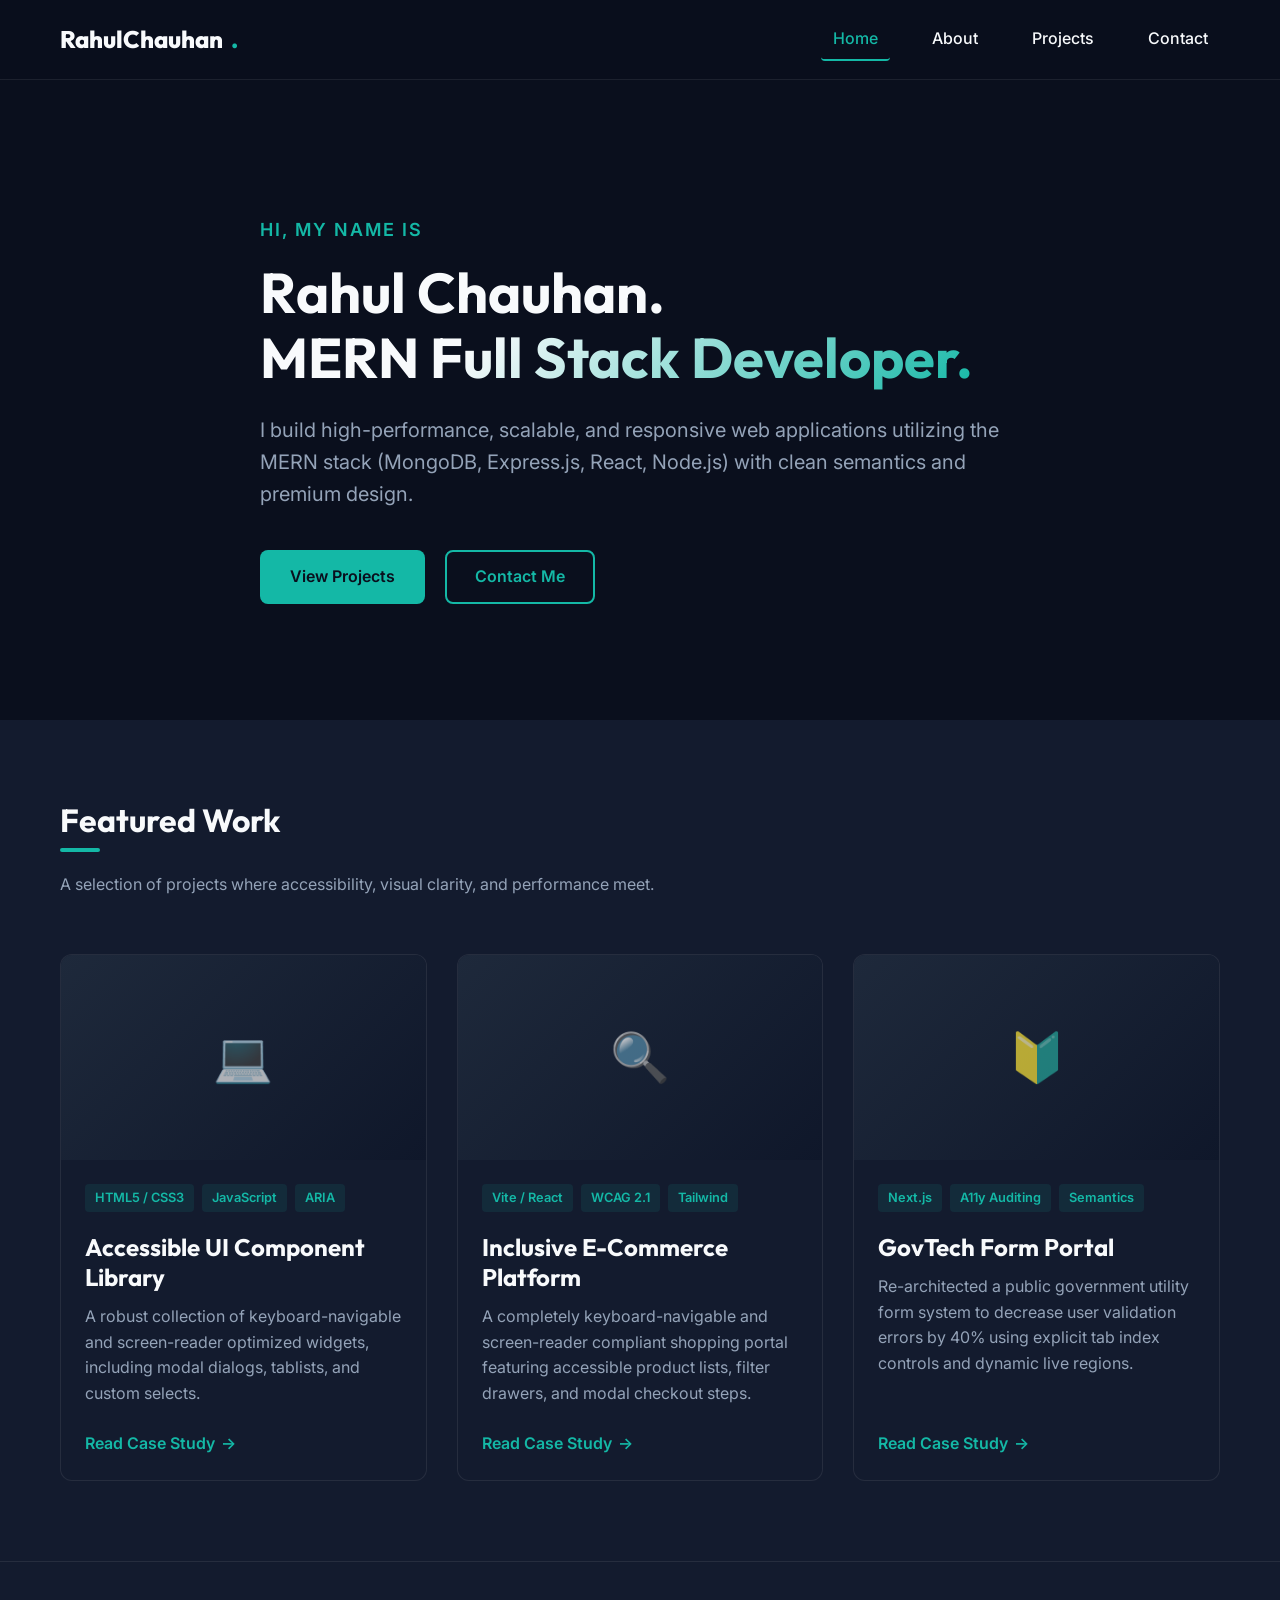
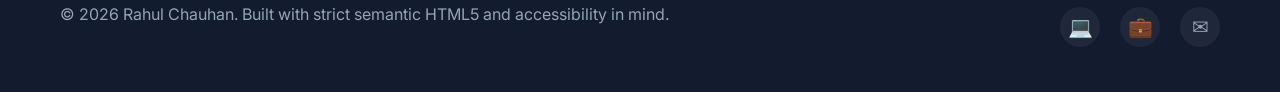
<file: index.html>
<!DOCTYPE html>
<html lang="en">
<head>
  <meta charset="UTF-8">
  <meta name="viewport" content="width=device-width, initial-scale=1.0">
  <meta name="description" content="Welcome to the personal portfolio of Rahul Chauhan, a MERN Full Stack Developer showcasing high-performance, scalable web applications.">
  <title>Rahul Chauhan | MERN Full Stack Developer</title>

  <!-- Open Graph / Facebook -->
  <meta property="og:type" content="website">
  <meta property="og:url" content="https://github.com/srrahulchauhan/portfolio3">
  <meta property="og:title" content="Rahul Chauhan | MERN Full Stack Developer">
  <meta property="og:description" content="Welcome to the personal portfolio of Rahul Chauhan, showcasing full-stack MERN (MongoDB, Express, React, Node.js) web development projects.">
  <meta property="og:image" content="assets/images/og-image.png">

  <!-- Twitter -->
  <meta property="twitter:card" content="summary_large_image">
  <meta property="twitter:url" content="https://github.com/srrahulchauhan/portfolio3">
  <meta property="twitter:title" content="Rahul Chauhan | MERN Full Stack Developer">
  <meta property="twitter:description" content="Welcome to the personal portfolio of Rahul Chauhan, showcasing full-stack MERN (MongoDB, Express, React, Node.js) web development projects.">
  <meta property="twitter:image" content="assets/images/og-image.png">

  <!-- Stylesheet -->
  <link rel="stylesheet" href="assets/css/styles.css">
</head>
<body>

  <!-- Skip to Content Link (WCAG 2.4.1 Bypass Blocks) -->
  <a href="#main-content" class="skip-link">Skip to main content</a>

  <!-- Header Section -->
  <header>
    <div class="container header-container">
      <a href="index.html" class="logo" aria-label="Rahul Chauhan Home">
        RahulChauhan<span class="logo-dot" aria-hidden="true">.</span>
      </a>

      <!-- Navigation Landmark (WCAG 1.3.1 & 2.4.4) -->
      <nav aria-label="Primary Navigation">
        <button id="menu-toggle" class="menu-toggle" aria-expanded="false" aria-controls="nav-menu" aria-label="Open primary menu">
          <span aria-hidden="true">&#9776;</span>
        </button>
        <ul id="nav-menu" class="nav-menu">
          <li><a href="index.html" class="nav-link active" aria-current="page">Home</a></li>
          <li><a href="about.html" class="nav-link">About</a></li>
          <li><a href="projects.html" class="nav-link">Projects</a></li>
          <li><a href="contact.html" class="nav-link">Contact</a></li>
        </ul>
      </nav>
    </div>
  </header>

  <!-- Main Content Landmark -->
  <main id="main-content">

    <!-- Hero Section -->
    <section class="hero" aria-label="Introduction">
      <div class="container hero-content">
        <p class="hero-subtitle">Hi, my name is</p>
        <h1 class="hero-title">
          Rahul Chauhan. <br>
          <span>MERN Full Stack Developer.</span>
        </h1>
        <p class="hero-description">
          I build high-performance, scalable, and responsive web applications utilizing the MERN stack (MongoDB, Express.js, React, Node.js) with clean semantics and premium design.
        </p>
        <div class="btn-group">
          <a href="projects.html" class="btn btn-primary" aria-label="View Rahul Chauhan's projects and work portfolio">View Projects</a>
          <a href="contact.html" class="btn btn-secondary" aria-label="Contact Rahul Chauhan for collaboration opportunities">Contact Me</a>
        </div>
      </div>
    </section>

    <!-- Featured Projects Section -->
    <section class="section section-alt" aria-labelledby="featured-projects-title">
      <div class="container">
        <div class="section-header">
          <h2 id="featured-projects-title">Featured Work</h2>
          <p>A selection of projects where accessibility, visual clarity, and performance meet.</p>
        </div>

        <div class="grid-3">
          
          <!-- Project Card 1 (WCAG 1.3.1 Semantic Landmark) -->
          <article class="project-card" aria-labelledby="project-1-title">
            <div class="project-img-wrapper" aria-hidden="true">
              <!-- Placeholder representation: in production, this is an <img> with alt text -->
              <span class="project-img-placeholder">&#128187;</span>
            </div>
            <div class="project-body">
              <ul class="project-tags" aria-label="Technologies used">
                <li class="project-tag">HTML5 / CSS3</li>
                <li class="project-tag">JavaScript</li>
                <li class="project-tag">ARIA</li>
              </ul>
              <h3 id="project-1-title" class="project-title">Accessible UI Component Library</h3>
              <p>A robust collection of keyboard-navigable and screen-reader optimized widgets, including modal dialogs, tablists, and custom selects.</p>
              <a href="projects.html" class="project-link" aria-label="Read case study about the Accessible UI Component Library project">
                Read Case Study <span aria-hidden="true">&rarr;</span>
              </a>
            </div>
          </article>

          <!-- Project Card 2 -->
          <article class="project-card" aria-labelledby="project-2-title">
            <div class="project-img-wrapper" aria-hidden="true">
              <span class="project-img-placeholder">&#128269;</span>
            </div>
            <div class="project-body">
              <ul class="project-tags" aria-label="Technologies used">
                <li class="project-tag">Vite / React</li>
                <li class="project-tag">WCAG 2.1</li>
                <li class="project-tag">Tailwind</li>
              </ul>
              <h3 id="project-2-title" class="project-title">Inclusive E-Commerce Platform</h3>
              <p>A completely keyboard-navigable and screen-reader compliant shopping portal featuring accessible product lists, filter drawers, and modal checkout steps.</p>
              <a href="projects.html" class="project-link" aria-label="Read case study about the Inclusive E-Commerce Platform project">
                Read Case Study <span aria-hidden="true">&rarr;</span>
              </a>
            </div>
          </article>

          <!-- Project Card 3 -->
          <article class="project-card" aria-labelledby="project-3-title">
            <div class="project-img-wrapper" aria-hidden="true">
              <span class="project-img-placeholder">&#128304;</span>
            </div>
            <div class="project-body">
              <ul class="project-tags" aria-label="Technologies used">
                <li class="project-tag">Next.js</li>
                <li class="project-tag">A11y Auditing</li>
                <li class="project-tag">Semantics</li>
              </ul>
              <h3 id="project-3-title" class="project-title">GovTech Form Portal</h3>
              <p>Re-architected a public government utility form system to decrease user validation errors by 40% using explicit tab index controls and dynamic live regions.</p>
              <a href="projects.html" class="project-link" aria-label="Read case study about the GovTech Form Portal project">
                Read Case Study <span aria-hidden="true">&rarr;</span>
              </a>
            </div>
          </article>

        </div>
      </div>
    </section>
  </main>

  <!-- Footer Landmark (WCAG 1.3.1 Content Info) -->
  <footer>
    <div class="container footer-container">
      <p>&copy; 2026 Rahul Chauhan. Built with strict semantic HTML5 and accessibility in mind.</p>
      
      <!-- Social links with ARIA labels to provide descriptive context -->
      <ul class="footer-socials" aria-label="Social media and professional profiles">
        <li>
          <a href="https://github.com/srrahulchauhan" class="footer-social-link" aria-label="GitHub Profile" target="_blank" rel="noopener noreferrer">
            <span aria-hidden="true">&#128187;</span>
          </a>
        </li>
        <li>
          <a href="https://linkedin.com" class="footer-social-link" aria-label="LinkedIn Profile" target="_blank" rel="noopener noreferrer">
            <span aria-hidden="true">&#128188;</span>
          </a>
        </li>
        <li>
          <a href="mailto:rc093140@gmail.com" class="footer-social-link" aria-label="Send Rahul an Email">
            <span aria-hidden="true">&#9993;</span>
          </a>
        </li>
      </ul>
    </div>
  </footer>

  <!-- Main JavaScript File -->
  <script src="assets/js/main.js"></script>
</body>
</html>
</file>
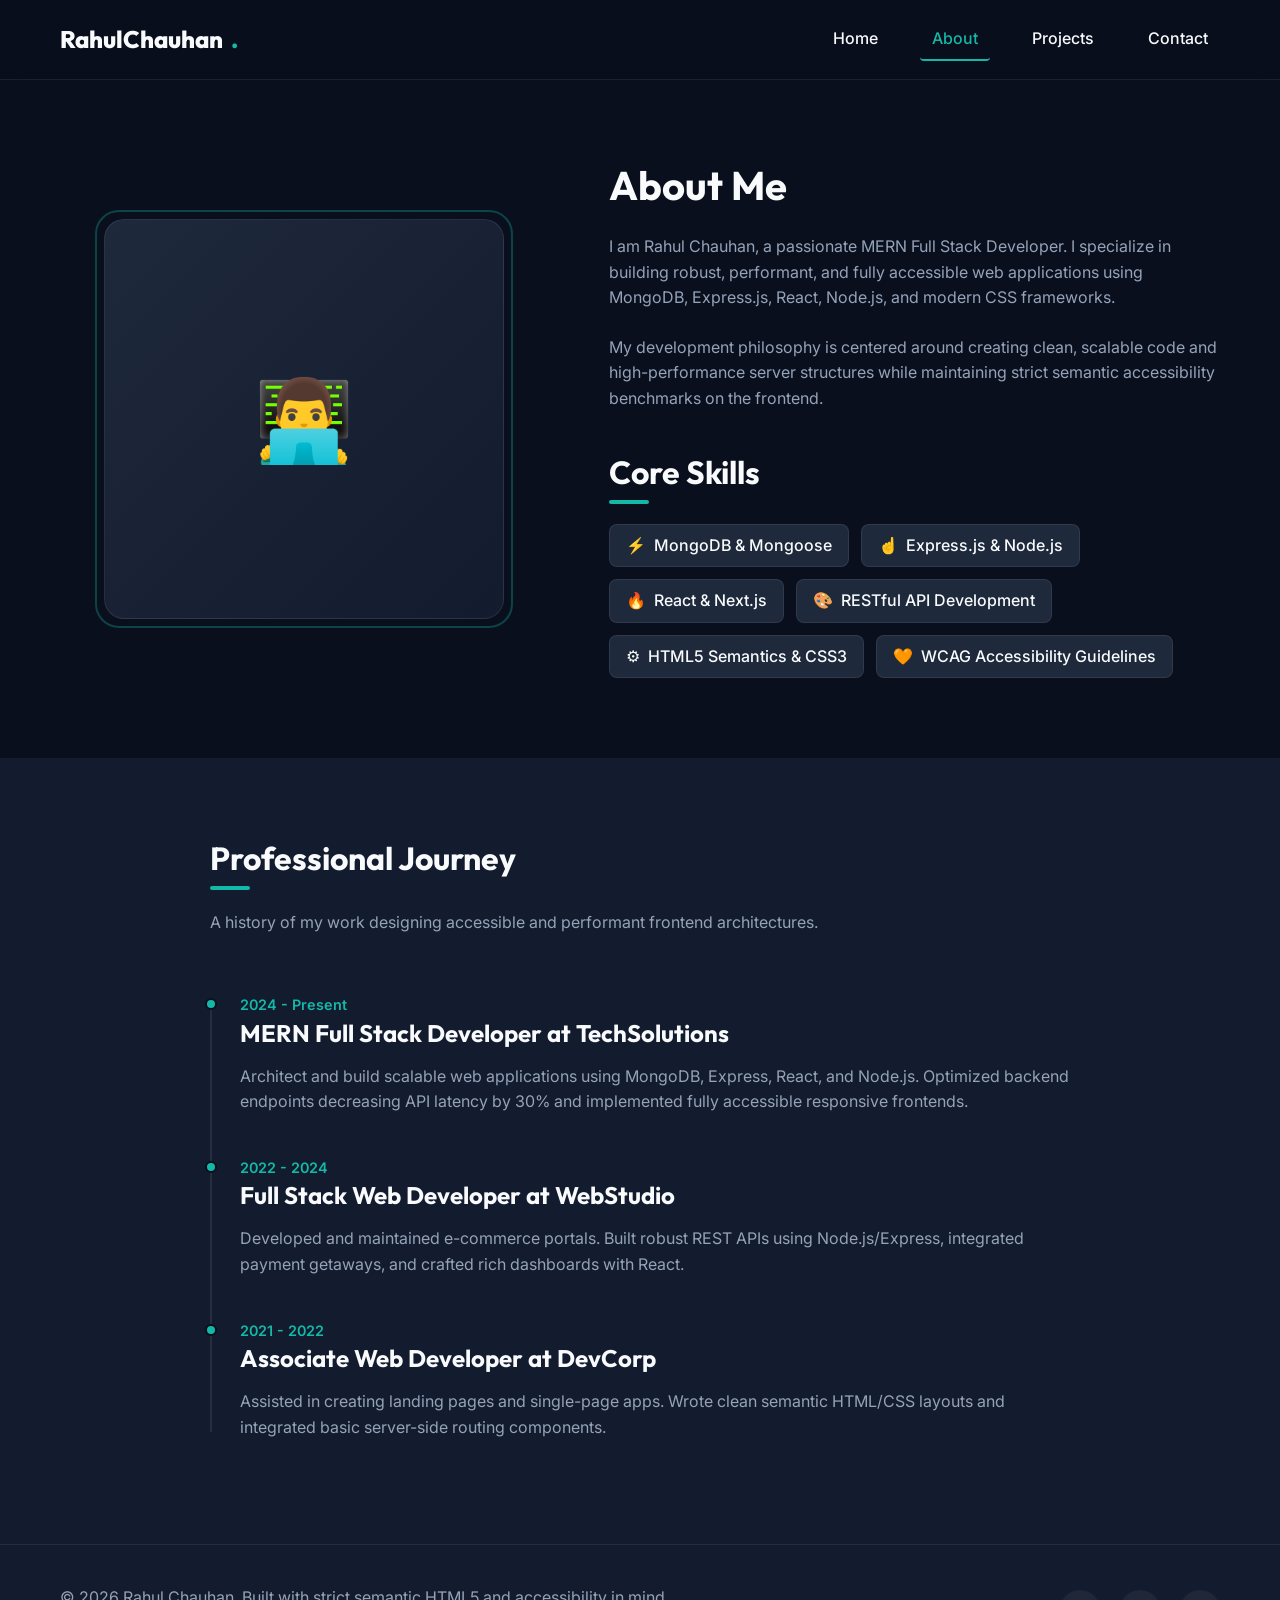
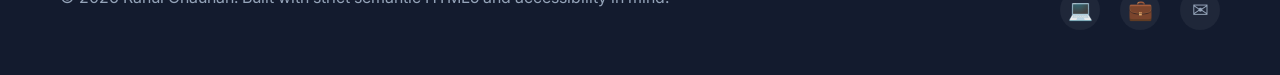
<file: about.html>
<!DOCTYPE html>
<html lang="en">
<head>
  <meta charset="UTF-8">
  <meta name="viewport" content="width=device-width, initial-scale=1.0">
  <meta name="description" content="Learn more about Rahul Chauhan, a MERN Full Stack Developer. Read about his background, key technical skills, and professional experience timeline.">
  <title>About Rahul Chauhan | MERN Full Stack Developer</title>
  
  <!-- Stylesheet -->
  <link rel="stylesheet" href="assets/css/styles.css">
</head>
<body>

  <!-- Skip to Content Link (WCAG 2.4.1 Bypass Blocks) -->
  <a href="#main-content" class="skip-link">Skip to main content</a>

  <!-- Header Section -->
  <header>
    <div class="container header-container">
      <a href="index.html" class="logo" aria-label="Rahul Chauhan Home">
        RahulChauhan<span class="logo-dot" aria-hidden="true">.</span>
      </a>

      <!-- Navigation Landmark -->
      <nav aria-label="Primary Navigation">
        <button id="menu-toggle" class="menu-toggle" aria-expanded="false" aria-controls="nav-menu" aria-label="Open primary menu">
          <span aria-hidden="true">&#9776;</span>
        </button>
        <ul id="nav-menu" class="nav-menu">
          <li><a href="index.html" class="nav-link">Home</a></li>
          <li><a href="about.html" class="nav-link active" aria-current="page">About</a></li>
          <li><a href="projects.html" class="nav-link">Projects</a></li>
          <li><a href="contact.html" class="nav-link">Contact</a></li>
        </ul>
      </nav>
    </div>
  </header>

  <!-- Main Content Landmark -->
  <main id="main-content">
    
    <!-- Profile Bio Section -->
    <section class="section" aria-labelledby="about-page-title">
      <div class="container">
        <div class="about-grid">
          
          <!-- Decorative Image Wrapper -->
          <div class="about-img-placeholder" aria-hidden="true">
            <!-- Simulated premium profile frame. In production, use <img alt="John Doe's professional headshot"> -->
            <span style="font-size: 5rem;">&#128104;&#8205;&#128187;</span>
          </div>

          <div class="about-content">
            <h1 id="about-page-title">About Me</h1>
            <p>
              I am Rahul Chauhan, a passionate MERN Full Stack Developer. I specialize in building robust, performant, and fully accessible web applications using MongoDB, Express.js, React, Node.js, and modern CSS frameworks.
            </p>
            <p>
              My development philosophy is centered around creating clean, scalable code and high-performance server structures while maintaining strict semantic accessibility benchmarks on the frontend.
            </p>
            
            <!-- Skills Sub-section -->
            <div class="skills-container">
              <h2 id="skills-heading">Core Skills</h2>
              <ul class="skills-list" aria-labelledby="skills-heading">
                <li class="skill-item">
                  <span aria-hidden="true">&#9889;</span> MongoDB & Mongoose
                </li>
                <li class="skill-item">
                  <span aria-hidden="true">&#9757;</span> Express.js & Node.js
                </li>
                <li class="skill-item">
                  <span aria-hidden="true">&#128293;</span> React & Next.js
                </li>
                <li class="skill-item">
                  <span aria-hidden="true">&#127912;</span> RESTful API Development
                </li>
                <li class="skill-item">
                  <span aria-hidden="true">&#9881;</span> HTML5 Semantics & CSS3
                </li>
                <li class="skill-item">
                  <span aria-hidden="true">&#129505;</span> WCAG Accessibility Guidelines
                </li>
              </ul>
            </div>
          </div>

        </div>
      </div>
    </section>

    <!-- Experience Timeline Section -->
    <section class="section section-alt" aria-labelledby="experience-heading">
      <div class="container" style="max-width: 900px;">
        <div class="section-header">
          <h2 id="experience-heading">Professional Journey</h2>
          <p>A history of my work designing accessible and performant frontend architectures.</p>
        </div>

        <div class="timeline" role="list">
          
          <!-- Experience Item 1 -->
          <div class="timeline-item" role="listitem">
            <div class="timeline-dot" aria-hidden="true"></div>
            <span class="timeline-date">2024 - Present</span>
            <h3 class="timeline-title">MERN Full Stack Developer at TechSolutions</h3>
            <p>
              Architect and build scalable web applications using MongoDB, Express, React, and Node.js. Optimized backend endpoints decreasing API latency by 30% and implemented fully accessible responsive frontends.
            </p>
          </div>

          <!-- Experience Item 2 -->
          <div class="timeline-item" role="listitem">
            <div class="timeline-dot" aria-hidden="true"></div>
            <span class="timeline-date">2022 - 2024</span>
            <h3 class="timeline-title">Full Stack Web Developer at WebStudio</h3>
            <p>
              Developed and maintained e-commerce portals. Built robust REST APIs using Node.js/Express, integrated payment getaways, and crafted rich dashboards with React.
            </p>
          </div>

          <!-- Experience Item 3 -->
          <div class="timeline-item" role="listitem">
            <div class="timeline-dot" aria-hidden="true"></div>
            <span class="timeline-date">2021 - 2022</span>
            <h3 class="timeline-title">Associate Web Developer at DevCorp</h3>
            <p>
              Assisted in creating landing pages and single-page apps. Wrote clean semantic HTML/CSS layouts and integrated basic server-side routing components.
            </p>
          </div>

        </div>
      </div>
    </section>
  </main>

  <!-- Footer Section -->
  <footer>
    <div class="container footer-container">
      <p>&copy; 2026 Rahul Chauhan. Built with strict semantic HTML5 and accessibility in mind.</p>
      
      <ul class="footer-socials" aria-label="Social media and professional profiles">
        <li>
          <a href="https://github.com/srrahulchauhan" class="footer-social-link" aria-label="GitHub Profile" target="_blank" rel="noopener noreferrer">
            <span aria-hidden="true">&#128187;</span>
          </a>
        </li>
        <li>
          <a href="https://linkedin.com" class="footer-social-link" aria-label="LinkedIn Profile" target="_blank" rel="noopener noreferrer">
            <span aria-hidden="true">&#128188;</span>
          </a>
        </li>
        <li>
          <a href="mailto:rc093140@gmail.com" class="footer-social-link" aria-label="Send Rahul an Email">
            <span aria-hidden="true">&#9993;</span>
          </a>
        </li>
      </ul>
    </div>
  </footer>

  <!-- Main JavaScript File -->
  <script src="assets/js/main.js"></script>
</body>
</html>
</file>
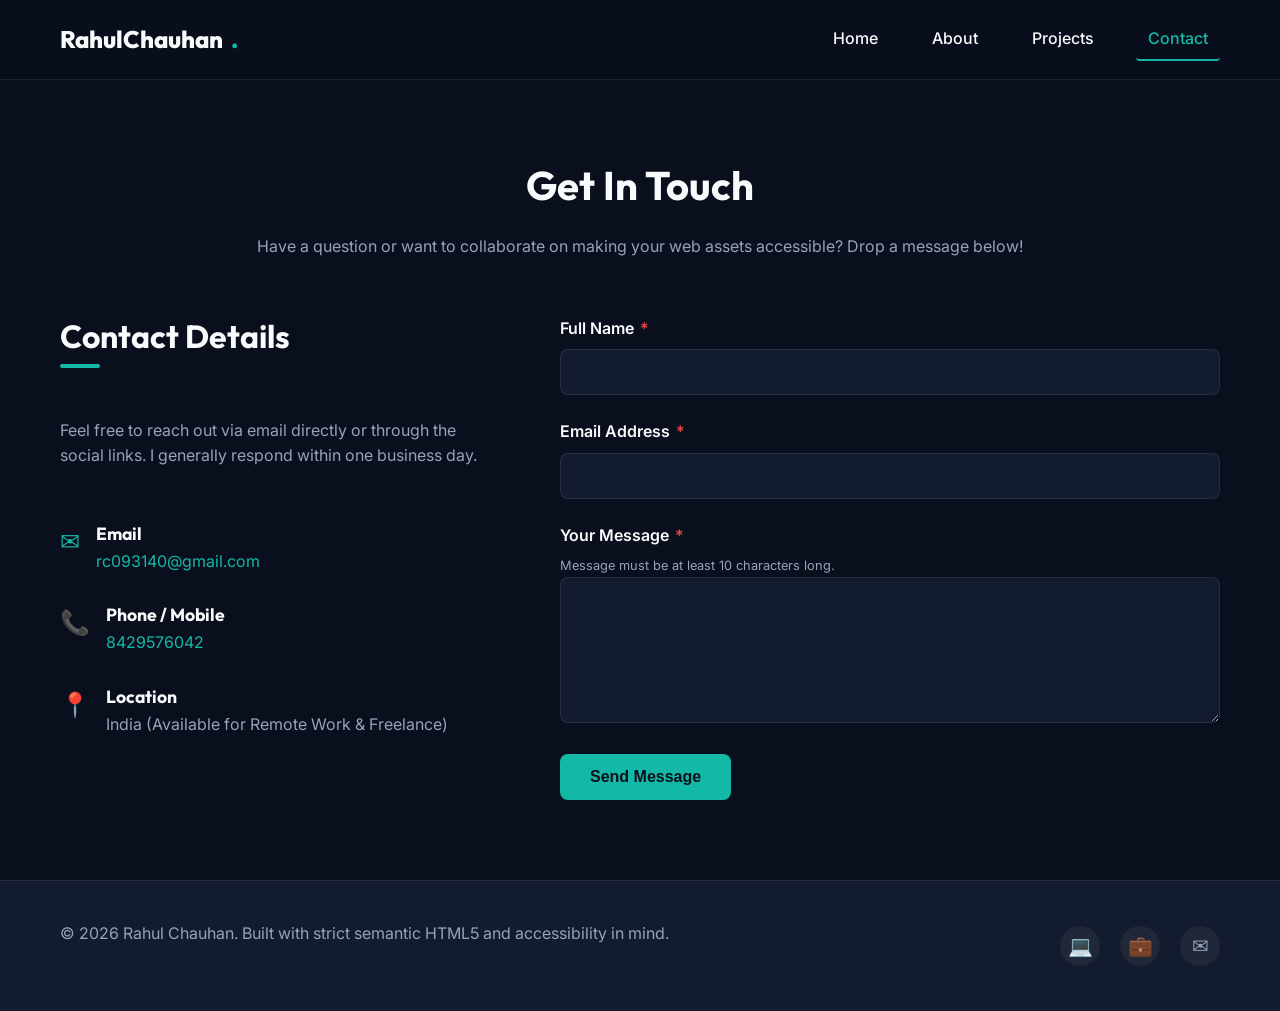
<file: contact.html>
<!DOCTYPE html>
<html lang="en">
<head>
  <meta charset="UTF-8">
  <meta name="viewport" content="width=device-width, initial-scale=1.0">
  <meta name="description" content="Get in touch with Rahul Chauhan. Use our accessible, keyboard-friendly contact form to send a message about project collaboration or opportunities.">
  <title>Contact Rahul Chauhan | MERN Full Stack Developer</title>
  
  <!-- Stylesheet -->
  <link rel="stylesheet" href="assets/css/styles.css">
</head>
<body>

  <!-- Skip to Content Link (WCAG 2.4.1 Bypass Blocks) -->
  <a href="#main-content" class="skip-link">Skip to main content</a>

  <!-- Header Section -->
  <header>
    <div class="container header-container">
      <a href="index.html" class="logo" aria-label="Rahul Chauhan Home">
        RahulChauhan<span class="logo-dot" aria-hidden="true">.</span>
      </a>

      <!-- Navigation Landmark -->
      <nav aria-label="Primary Navigation">
        <button id="menu-toggle" class="menu-toggle" aria-expanded="false" aria-controls="nav-menu" aria-label="Open primary menu">
          <span aria-hidden="true">&#9776;</span>
        </button>
        <ul id="nav-menu" class="nav-menu">
          <li><a href="index.html" class="nav-link">Home</a></li>
          <li><a href="about.html" class="nav-link">About</a></li>
          <li><a href="projects.html" class="nav-link">Projects</a></li>
          <li><a href="contact.html" class="nav-link active" aria-current="page">Contact</a></li>
        </ul>
      </nav>
    </div>
  </header>

  <!-- Main Content Landmark -->
  <main id="main-content">
    
    <!-- Contact Section -->
    <section class="section" aria-labelledby="contact-page-title">
      <div class="container">
        
        <div class="section-header" style="text-align: center;">
          <h1 id="contact-page-title">Get In Touch</h1>
          <p>Have a question or want to collaborate on making your web assets accessible? Drop a message below!</p>
        </div>

        <div class="contact-grid">
          
          <!-- Contact Information & Details -->
          <div class="contact-info">
            <h2 id="contact-info-heading">Contact Details</h2>
            <p>Feel free to reach out via email directly or through the social links. I generally respond within one business day.</p>
            
            <div class="contact-info-item">
              <span class="contact-info-icon" aria-hidden="true">&#9993;</span>
              <div>
                <h3 style="font-size: 1.1rem; margin-bottom: 4px;">Email</h3>
                <a href="mailto:rc093140@gmail.com" aria-label="Send email to rc093140@gmail.com">rc093140@gmail.com</a>
              </div>
            </div>

            <div class="contact-info-item">
              <span class="contact-info-icon" aria-hidden="true">&#128222;</span>
              <div>
                <h3 style="font-size: 1.1rem; margin-bottom: 4px;">Phone / Mobile</h3>
                <a href="tel:8429576042" aria-label="Call Rahul Chauhan at 8429576042">8429576042</a>
              </div>
            </div>

            <div class="contact-info-item">
              <span class="contact-info-icon" aria-hidden="true">&#128205;</span>
              <div>
                <h3 style="font-size: 1.1rem; margin-bottom: 4px;">Location</h3>
                <p style="margin-bottom: 0;">India (Available for Remote Work & Freelance)</p>
              </div>
            </div>
          </div>

          <!-- Accessible Form Box -->
          <div class="contact-form-wrapper" aria-labelledby="contact-form-heading">
            <h2 id="contact-form-heading" class="visually-hidden">Contact Form</h2>
            
            <!-- Accessible Success and Error Announcements (WCAG 4.1.3 Status Messages) -->
            <div id="alert-success" class="alert alert-success" role="status" aria-live="polite">
              Success! Your message was sent. I will get back to you shortly.
            </div>
            <div id="alert-error" class="alert alert-error" role="alert" aria-live="assertive">
              Please fix the validation errors below.
            </div>

            <form id="contact-form" novalidate>
              
              <!-- Name Input Group -->
              <div class="form-group">
                <label for="name" class="form-label">
                  Full Name <span class="form-required" aria-hidden="true">*</span>
                </label>
                <input 
                  type="text" 
                  id="name" 
                  name="name" 
                  class="form-control" 
                  required 
                  aria-required="true"
                  aria-describedby="name-error"
                  autocomplete="name"
                >
                <span id="name-error" class="form-error" aria-live="polite"></span>
              </div>

              <!-- Email Input Group -->
              <div class="form-group">
                <label for="email" class="form-label">
                  Email Address <span class="form-required" aria-hidden="true">*</span>
                </label>
                <input 
                  type="email" 
                  id="email" 
                  name="email" 
                  class="form-control" 
                  required 
                  aria-required="true"
                  aria-describedby="email-error"
                  autocomplete="email"
                >
                <span id="email-error" class="form-error" aria-live="polite"></span>
              </div>

              <!-- Message Input Group -->
              <div class="form-group">
                <label for="message" class="form-label">
                  Your Message <span class="form-required" aria-hidden="true">*</span>
                </label>
                <span id="message-hint" class="form-hint">Message must be at least 10 characters long.</span>
                <textarea 
                  id="message" 
                  name="message" 
                  class="form-control" 
                  rows="6" 
                  required 
                  aria-required="true"
                  aria-describedby="message-hint message-error"
                ></textarea>
                <span id="message-error" class="form-error" aria-live="polite"></span>
              </div>

              <!-- Form Submit Button -->
              <button type="submit" class="btn btn-primary">Send Message</button>

            </form>
          </div>

        </div>
      </div>
    </section>
  </main>

  <!-- Footer Section -->
  <footer>
    <div class="container footer-container">
      <p>&copy; 2026 Rahul Chauhan. Built with strict semantic HTML5 and accessibility in mind.</p>
      
      <ul class="footer-socials" aria-label="Social media and professional profiles">
        <li>
          <a href="https://github.com/srrahulchauhan" class="footer-social-link" aria-label="GitHub Profile" target="_blank" rel="noopener noreferrer">
            <span aria-hidden="true">&#128187;</span>
          </a>
        </li>
        <li>
          <a href="https://linkedin.com" class="footer-social-link" aria-label="LinkedIn Profile" target="_blank" rel="noopener noreferrer">
            <span aria-hidden="true">&#128188;</span>
          </a>
        </li>
        <li>
          <a href="mailto:rc093140@gmail.com" class="footer-social-link" aria-label="Send Rahul an Email">
            <span aria-hidden="true">&#9993;</span>
          </a>
        </li>
      </ul>
    </div>
  </footer>

  <!-- Main JavaScript File -->
  <script src="assets/js/main.js"></script>
</body>
</html>
</file>
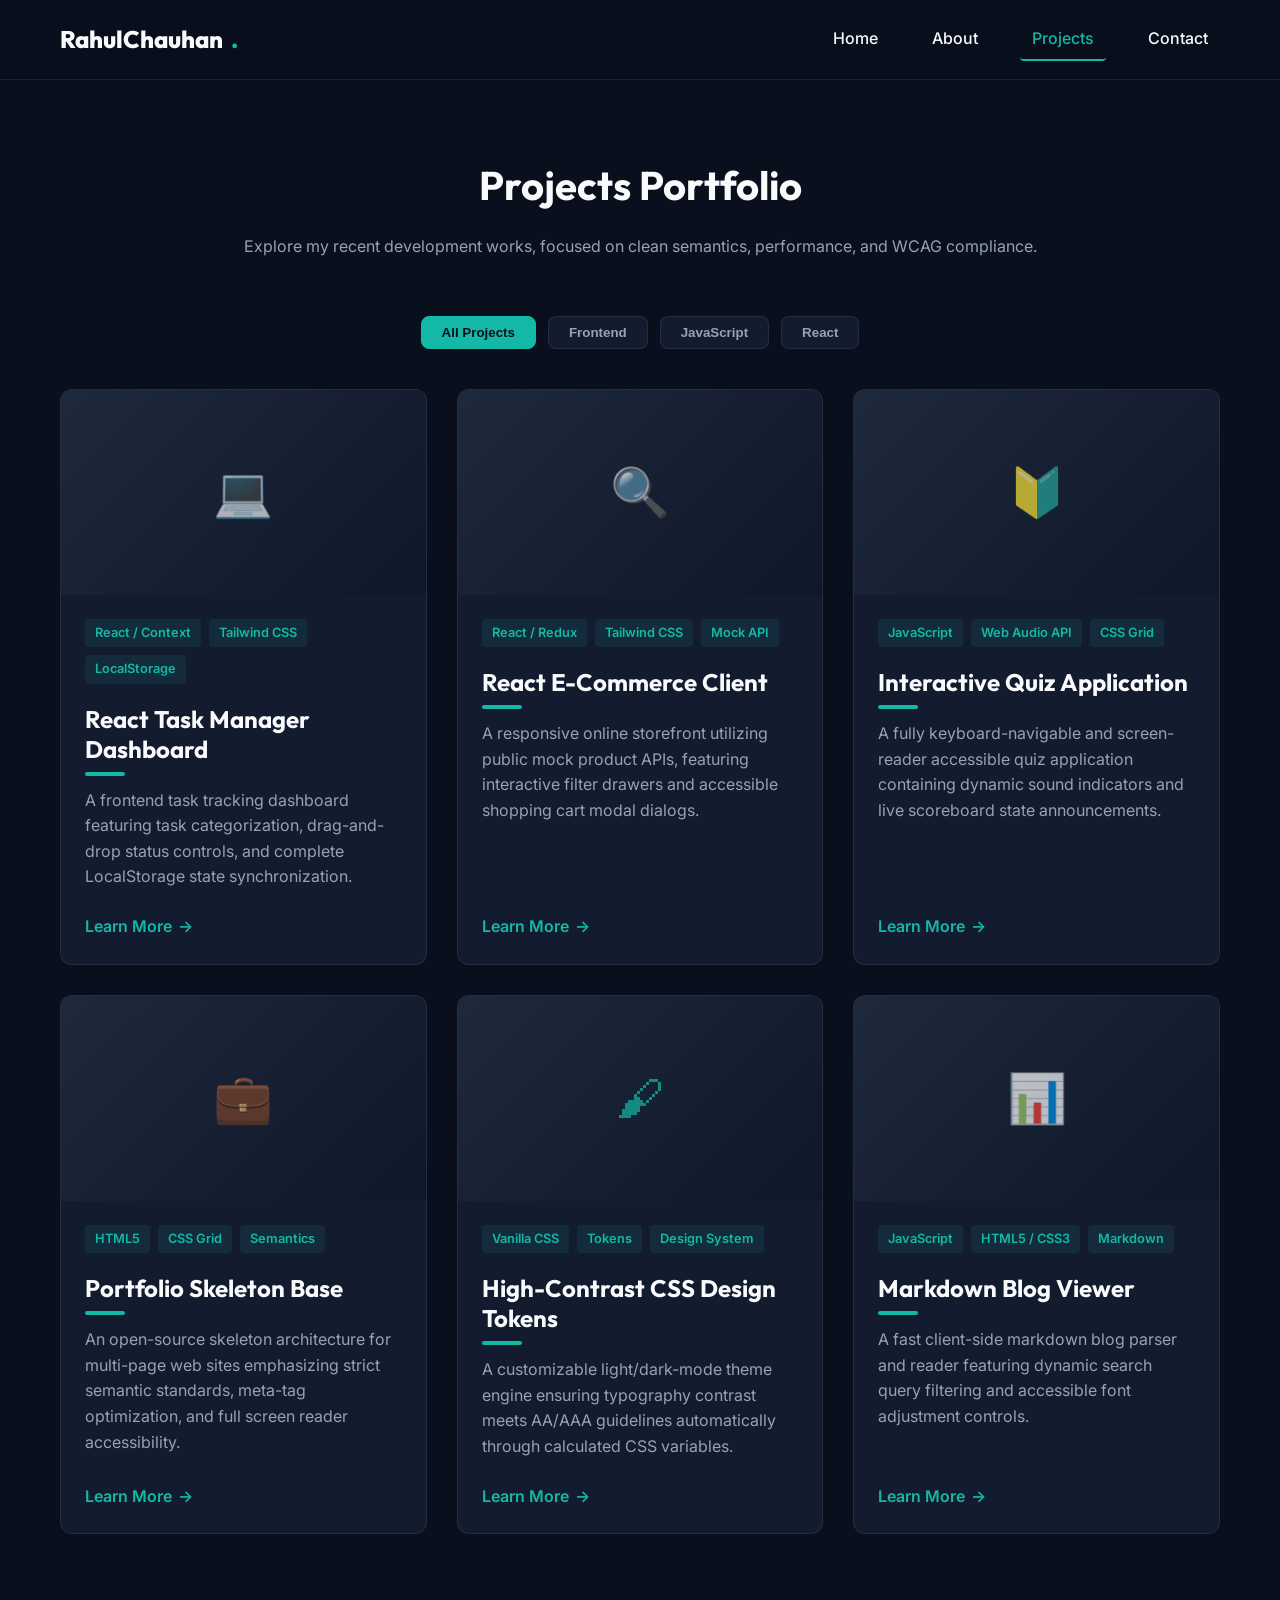
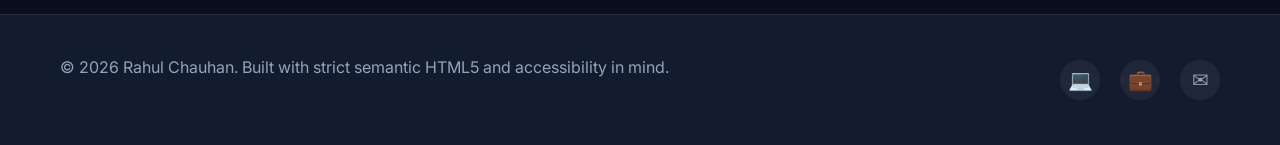
<file: projects.html>
<!DOCTYPE html>
<html lang="en">
<head>
  <meta charset="UTF-8">
  <meta name="viewport" content="width=device-width, initial-scale=1.0">
  <meta name="description" content="Browse through the technical project work of Rahul Chauhan, featuring MERN full-stack development, responsive UI systems, React, and server-side architectures.">
  <title>Projects Portfolio | Rahul Chauhan</title>
  
  <!-- Stylesheet -->
  <link rel="stylesheet" href="assets/css/styles.css">
</head>
<body>

  <!-- Skip to Content Link (WCAG 2.4.1 Bypass Blocks) -->
  <a href="#main-content" class="skip-link">Skip to main content</a>

  <!-- Header Section -->
  <header>
    <div class="container header-container">
      <a href="index.html" class="logo" aria-label="Rahul Chauhan Home">
        RahulChauhan<span class="logo-dot" aria-hidden="true">.</span>
      </a>

      <!-- Navigation Landmark -->
      <nav aria-label="Primary Navigation">
        <button id="menu-toggle" class="menu-toggle" aria-expanded="false" aria-controls="nav-menu" aria-label="Open primary menu">
          <span aria-hidden="true">&#9776;</span>
        </button>
        <ul id="nav-menu" class="nav-menu">
          <li><a href="index.html" class="nav-link">Home</a></li>
          <li><a href="about.html" class="nav-link">About</a></li>
          <li><a href="projects.html" class="nav-link active" aria-current="page">Projects</a></li>
          <li><a href="contact.html" class="nav-link">Contact</a></li>
        </ul>
      </nav>
    </div>
  </header>

  <!-- Main Content Landmark -->
  <main id="main-content">
    
    <!-- Portfolio Section -->
    <section class="section" aria-labelledby="projects-page-title">
      <div class="container">
        <div class="section-header" style="text-align: center;">
          <h1 id="projects-page-title">Projects Portfolio</h1>
          <p>Explore my recent development works, focused on clean semantics, performance, and WCAG compliance.</p>
        </div>

        <!-- Accessible Filter Controls (WCAG 1.3.1 Grouping / WCAG 4.1.2 Name, Role, Value) -->
        <div class="filter-controls" role="group" aria-label="Filter projects by technical category">
          <button class="filter-btn active" data-filter="all" aria-pressed="true">All Projects</button>
          <button class="filter-btn" data-filter="frontend" aria-pressed="false">Frontend</button>
          <button class="filter-btn" data-filter="javascript" aria-pressed="false">JavaScript</button>
          <button class="filter-btn" data-filter="react" aria-pressed="false">React</button>
        </div>

        <!-- Live Announcer for Screen Readers (WCAG 4.1.3 Status Messages) -->
        <div id="filter-announcer" class="visually-hidden" aria-live="polite"></div>

        <!-- Project Grid -->
        <div class="grid-3" id="projects-grid">
          
          <!-- Project 1 -->
          <div class="grid-item">
            <article class="project-card" data-category="react" aria-labelledby="proj-1-title">
              <div class="project-img-wrapper" aria-hidden="true">
                <span class="project-img-placeholder">&#128187;</span>
              </div>
              <div class="project-body">
                <ul class="project-tags" aria-label="Technologies used">
                  <li class="project-tag">React / Context</li>
                  <li class="project-tag">Tailwind CSS</li>
                  <li class="project-tag">LocalStorage</li>
                </ul>
                <h2 id="proj-1-title" class="project-title" style="font-size: 1.5rem; margin-bottom: 12px; font-family: var(--font-heading);">React Task Manager Dashboard</h2>
                <p>A frontend task tracking dashboard featuring task categorization, drag-and-drop status controls, and complete LocalStorage state synchronization.</p>
                <a href="#" class="project-link" aria-label="Learn more about React Task Manager Dashboard project">
                  Learn More <span aria-hidden="true">&rarr;</span>
                </a>
              </div>
            </article>
          </div>

          <!-- Project 2 -->
          <div class="grid-item">
            <article class="project-card" data-category="react" aria-labelledby="proj-2-title">
              <div class="project-img-wrapper" aria-hidden="true">
                <span class="project-img-placeholder">&#128269;</span>
              </div>
              <div class="project-body">
                <ul class="project-tags" aria-label="Technologies used">
                  <li class="project-tag">React / Redux</li>
                  <li class="project-tag">Tailwind CSS</li>
                  <li class="project-tag">Mock API</li>
                </ul>
                <h2 id="proj-2-title" class="project-title" style="font-size: 1.5rem; margin-bottom: 12px; font-family: var(--font-heading);">React E-Commerce Client</h2>
                <p>A responsive online storefront utilizing public mock product APIs, featuring interactive filter drawers and accessible shopping cart modal dialogs.</p>
                <a href="#" class="project-link" aria-label="Learn more about React E-Commerce Client project">
                  Learn More <span aria-hidden="true">&rarr;</span>
                </a>
              </div>
            </article>
          </div>

          <!-- Project 3 -->
          <div class="grid-item">
            <article class="project-card" data-category="javascript" aria-labelledby="proj-3-title">
              <div class="project-img-wrapper" aria-hidden="true">
                <span class="project-img-placeholder">&#128304;</span>
              </div>
              <div class="project-body">
                <ul class="project-tags" aria-label="Technologies used">
                  <li class="project-tag">JavaScript</li>
                  <li class="project-tag">Web Audio API</li>
                  <li class="project-tag">CSS Grid</li>
                </ul>
                <h2 id="proj-3-title" class="project-title" style="font-size: 1.5rem; margin-bottom: 12px; font-family: var(--font-heading);">Interactive Quiz Application</h2>
                <p>A fully keyboard-navigable and screen-reader accessible quiz application containing dynamic sound indicators and live scoreboard state announcements.</p>
                <a href="#" class="project-link" aria-label="Learn more about Interactive Quiz Application project">
                  Learn More <span aria-hidden="true">&rarr;</span>
                </a>
              </div>
            </article>
          </div>

          <!-- Project 4 -->
          <div class="grid-item">
            <article class="project-card" data-category="frontend" aria-labelledby="proj-4-title">
              <div class="project-img-wrapper" aria-hidden="true">
                <span class="project-img-placeholder">&#128188;</span>
              </div>
              <div class="project-body">
                <ul class="project-tags" aria-label="Technologies used">
                  <li class="project-tag">HTML5</li>
                  <li class="project-tag">CSS Grid</li>
                  <li class="project-tag">Semantics</li>
                </ul>
                <h2 id="proj-4-title" class="project-title" style="font-size: 1.5rem; margin-bottom: 12px; font-family: var(--font-heading);">Portfolio Skeleton Base</h2>
                <p>An open-source skeleton architecture for multi-page web sites emphasizing strict semantic standards, meta-tag optimization, and full screen reader accessibility.</p>
                <a href="#" class="project-link" aria-label="Learn more about Portfolio Skeleton Base project">
                  Learn More <span aria-hidden="true">&rarr;</span>
                </a>
              </div>
            </article>
          </div>

          <!-- Project 5 -->
          <div class="grid-item">
            <article class="project-card" data-category="frontend" aria-labelledby="proj-5-title">
              <div class="project-img-wrapper" aria-hidden="true">
                <span class="project-img-placeholder">&#128396;</span>
              </div>
              <div class="project-body">
                <ul class="project-tags" aria-label="Technologies used">
                  <li class="project-tag">Vanilla CSS</li>
                  <li class="project-tag">Tokens</li>
                  <li class="project-tag">Design System</li>
                </ul>
                <h2 id="proj-5-title" class="project-title" style="font-size: 1.5rem; margin-bottom: 12px; font-family: var(--font-heading);">High-Contrast CSS Design Tokens</h2>
                <p>A customizable light/dark-mode theme engine ensuring typography contrast meets AA/AAA guidelines automatically through calculated CSS variables.</p>
                <a href="#" class="project-link" aria-label="Learn more about High-Contrast CSS Design Tokens project">
                  Learn More <span aria-hidden="true">&rarr;</span>
                </a>
              </div>
            </article>
          </div>

          <!-- Project 6 -->
          <div class="grid-item">
            <article class="project-card" data-category="javascript" aria-labelledby="proj-6-title">
              <div class="project-img-wrapper" aria-hidden="true">
                <span class="project-img-placeholder">&#128202;</span>
              </div>
              <div class="project-body">
                <ul class="project-tags" aria-label="Technologies used">
                  <li class="project-tag">JavaScript</li>
                  <li class="project-tag">HTML5 / CSS3</li>
                  <li class="project-tag">Markdown</li>
                </ul>
                <h2 id="proj-6-title" class="project-title" style="font-size: 1.5rem; margin-bottom: 12px; font-family: var(--font-heading);">Markdown Blog Viewer</h2>
                <p>A fast client-side markdown blog parser and reader featuring dynamic search query filtering and accessible font adjustment controls.</p>
                <a href="#" class="project-link" aria-label="Learn more about Markdown Blog Viewer project">
                  Learn More <span aria-hidden="true">&rarr;</span>
                </a>
              </div>
            </article>
          </div>

        </div>
      </div>
    </section>
  </main>

  <!-- Footer Section -->
  <footer>
    <div class="container footer-container">
      <p>&copy; 2026 Rahul Chauhan. Built with strict semantic HTML5 and accessibility in mind.</p>
      
      <ul class="footer-socials" aria-label="Social media and professional profiles">
        <li>
          <a href="https://github.com/srrahulchauhan" class="footer-social-link" aria-label="GitHub Profile" target="_blank" rel="noopener noreferrer">
            <span aria-hidden="true">&#128187;</span>
          </a>
        </li>
        <li>
          <a href="https://linkedin.com" class="footer-social-link" aria-label="LinkedIn Profile" target="_blank" rel="noopener noreferrer">
            <span aria-hidden="true">&#128188;</span>
          </a>
        </li>
        <li>
          <a href="mailto:rc093140@gmail.com" class="footer-social-link" aria-label="Send Rahul an Email">
            <span aria-hidden="true">&#9993;</span>
          </a>
        </li>
      </ul>
    </div>
  </footer>

  <!-- Main JavaScript File -->
  <script src="assets/js/main.js"></script>
</body>
</html>
</file>
<file: assets/css/styles.css>
/* Reset and Base Styles */
@import url('https://fonts.googleapis.com/css2?family=Inter:wght@300;400;500;600;700&family=Outfit:wght@400;500;600;700;800&display=swap');

:root {
  /* Color Palette (WCAG Compliant dark mode) */
  --color-bg-primary: #0a0f1d;
  --color-bg-secondary: #131b2e;
  --color-bg-tertiary: #1e293b;
  --color-text-primary: #f8fafc;
  --color-text-secondary: #94a3b8;
  --color-accent: #14b8a6; /* Teal - contrast ~8.3:1 against primary bg */
  --color-accent-hover: #2dd4bf;
  --color-focus: #f59e0b; /* Amber - High contrast focus ring for keyboard nav */
  --color-error: #ef4444; /* Accessible red for validation */
  --color-success: #10b981; /* Accessible green for feedback */
  --color-card-border: rgba(255, 255, 255, 0.08);

  /* Typography */
  --font-heading: 'Outfit', -apple-system, BlinkMacSystemFont, "Segoe UI", Roboto, Helvetica, Arial, sans-serif;
  --font-body: 'Inter', -apple-system, BlinkMacSystemFont, "Segoe UI", Roboto, Helvetica, Arial, sans-serif;

  /* Layout */
  --container-max-width: 1200px;
  --header-height: 80px;

  /* Transitions */
  --transition-smooth: all 0.3s cubic-bezier(0.4, 0, 0.2, 1);
}

/* Light Theme support via prefers-color-scheme if needed, but we provide a premium curated high-contrast dark palette by default */

*, *::before, *::after {
  box-sizing: border-box;
  margin: 0;
  padding: 0;
}

html {
  font-size: 16px;
  scroll-behavior: smooth;
  height: 100%;
}

body {
  font-family: var(--font-body);
  background-color: var(--color-bg-primary);
  color: var(--color-text-primary);
  line-height: 1.6;
  min-height: 100%;
  display: flex;
  flex-direction: column;
  overflow-x: hidden;
}

/* Screen Reader / Keyboard Navigation Utilities */
.skip-link {
  position: absolute;
  top: -100px;
  left: 20px;
  background-color: var(--color-focus);
  color: #000000;
  padding: 10px 20px;
  font-weight: 700;
  border-radius: 4px;
  z-index: 9999;
  transition: top 0.2s ease;
  text-decoration: none;
}

.skip-link:focus-visible {
  top: 20px;
  outline: 3px solid #000000;
}

/* Accessibility: Hide visually but leave accessible to screen readers */
.visually-hidden {
  position: absolute;
  width: 1px;
  height: 1px;
  padding: 0;
  margin: -1px;
  overflow: hidden;
  clip: rect(0, 0, 0, 0);
  white-space: nowrap;
  border: 0;
}

/* Custom Accessible Focus Indicators (WCAG 2.4.7 & 2.4.11) */
*:focus {
  outline: none; /* Disable default browser outline so we can provide a consistent high-contrast one */
}

*:focus-visible {
  outline: 3px solid var(--color-focus);
  outline-offset: 4px;
}

a:focus-visible,
button:focus-visible,
input:focus-visible,
textarea:focus-visible,
select:focus-visible {
  outline: 3px solid var(--color-focus);
  outline-offset: 4px;
}

/* Typography styles */
h1, h2, h3, h4, h5, h6 {
  font-family: var(--font-heading);
  color: var(--color-text-primary);
  font-weight: 700;
  line-height: 1.25;
}

h1 {
  font-size: 2.5rem;
  margin-bottom: 1.5rem;
}

h2 {
  font-size: 2rem;
  margin-bottom: 1.25rem;
  position: relative;
  display: inline-block;
}

h2::after {
  content: '';
  display: block;
  width: 40px;
  height: 4px;
  background: var(--color-accent);
  margin-top: 8px;
  border-radius: 2px;
}

h3 {
  font-size: 1.5rem;
  margin-bottom: 1rem;
}

p {
  color: var(--color-text-secondary);
  margin-bottom: 1.5rem;
  font-size: 1rem;
}

a {
  color: var(--color-accent);
  text-decoration: none;
  transition: var(--transition-smooth);
}

a:hover {
  color: var(--color-accent-hover);
  text-decoration: underline;
}

/* Global Layout & Container */
.container {
  width: 100%;
  max-width: var(--container-max-width);
  margin: 0 auto;
  padding: 0 20px;
}

/* Header & Navigation */
header {
  background-color: rgba(10, 15, 29, 0.85);
  backdrop-filter: blur(12px);
  -webkit-backdrop-filter: blur(12px);
  position: sticky;
  top: 0;
  z-index: 1000;
  border-bottom: 1px solid var(--color-card-border);
  height: var(--header-height);
  display: flex;
  align-items: center;
}

.header-container {
  display: flex;
  justify-content: space-between;
  align-items: center;
  width: 100%;
}

.logo {
  font-family: var(--font-heading);
  font-size: 1.5rem;
  font-weight: 800;
  color: var(--color-text-primary);
  display: flex;
  align-items: center;
  gap: 8px;
  text-decoration: none;
}

.logo:hover {
  text-decoration: none;
}

.logo-dot {
  color: var(--color-accent);
}

/* Navigation Links */
.nav-menu {
  display: flex;
  list-style: none;
  gap: 30px;
  align-items: center;
}

.nav-link {
  color: var(--color-text-primary);
  font-weight: 500;
  padding: 8px 12px;
  border-radius: 4px;
  transition: var(--transition-smooth);
  border-bottom: 2px solid transparent;
  display: inline-block;
}

.nav-link:hover, .nav-link.active {
  color: var(--color-accent);
  text-decoration: none;
}

.nav-link.active {
  border-bottom-color: var(--color-accent);
}

/* Mobile Navigation Toggle */
.menu-toggle {
  display: none;
  background: none;
  border: none;
  color: var(--color-text-primary);
  font-size: 1.75rem;
  cursor: pointer;
  padding: 8px;
  border-radius: 4px;
  transition: var(--transition-smooth);
}

.menu-toggle:hover {
  color: var(--color-accent);
}

/* Footer Section */
footer {
  background-color: var(--color-bg-secondary);
  padding: 40px 0;
  border-top: 1px solid var(--color-card-border);
  margin-top: auto;
}

.footer-container {
  display: flex;
  justify-content: space-between;
  align-items: center;
  flex-wrap: wrap;
  gap: 20px;
}

.footer-socials {
  display: flex;
  gap: 20px;
  list-style: none;
}

.footer-social-link {
  color: var(--color-text-secondary);
  font-size: 1.25rem;
  transition: var(--transition-smooth);
  display: inline-flex;
  align-items: center;
  justify-content: center;
  width: 40px;
  height: 40px;
  border-radius: 50%;
  background-color: rgba(255, 255, 255, 0.05);
}

.footer-social-link:hover {
  color: var(--color-accent);
  background-color: rgba(20, 184, 166, 0.1);
  transform: translateY(-3px);
  text-decoration: none;
}

/* Hero Section */
.hero {
  padding: 100px 0 80px;
  display: flex;
  align-items: center;
  min-height: calc(80vh - var(--header-height));
}

.hero-content {
  max-width: 800px;
}

.hero-subtitle {
  color: var(--color-accent);
  font-weight: 600;
  font-size: 1.125rem;
  text-transform: uppercase;
  letter-spacing: 2px;
  margin-bottom: 1rem;
}

.hero-title {
  font-size: 3.5rem;
  line-height: 1.15;
  margin-bottom: 1.5rem;
}

.hero-title span {
  background: linear-gradient(135deg, var(--color-text-primary) 30%, var(--color-accent));
  -webkit-background-clip: text;
  -webkit-text-fill-color: transparent;
}

.hero-description {
  font-size: 1.25rem;
  margin-bottom: 2.5rem;
}

.btn-group {
  display: flex;
  gap: 20px;
  flex-wrap: wrap;
}

.btn {
  display: inline-block;
  padding: 12px 28px;
  font-weight: 600;
  border-radius: 8px;
  transition: var(--transition-smooth);
  cursor: pointer;
  font-size: 1rem;
  border: 2px solid transparent;
  text-align: center;
}

.btn-primary {
  background-color: var(--color-accent);
  color: var(--color-bg-primary);
}

.btn-primary:hover {
  background-color: var(--color-accent-hover);
  color: var(--color-bg-primary);
  text-decoration: none;
  transform: translateY(-2px);
}

.btn-secondary {
  border-color: var(--color-accent);
  color: var(--color-accent);
  background-color: transparent;
}

.btn-secondary:hover {
  background-color: rgba(20, 184, 166, 0.1);
  text-decoration: none;
  transform: translateY(-2px);
}

/* Sections */
.section {
  padding: 80px 0;
}

.section-alt {
  background-color: var(--color-bg-secondary);
}

.section-header {
  margin-bottom: 3.5rem;
}

/* Grid Layouts */
.grid-3 {
  display: grid;
  grid-template-columns: repeat(auto-fit, minmax(300px, 1fr));
  gap: 30px;
}

/* Project Cards */
.project-card {
  background-color: var(--color-bg-secondary);
  border: 1px solid var(--color-card-border);
  border-radius: 12px;
  overflow: hidden;
  transition: var(--transition-smooth);
  height: 100%;
  display: flex;
  flex-direction: column;
}

.project-card:hover {
  transform: translateY(-6px);
  border-color: rgba(20, 184, 166, 0.3);
  box-shadow: 0 12px 30px rgba(0, 0, 0, 0.2);
}

.project-img-wrapper {
  position: relative;
  aspect-ratio: 16/9;
  background: linear-gradient(135deg, #1e293b, #0f172a);
  display: flex;
  align-items: center;
  justify-content: center;
  overflow: hidden;
}

.project-img-placeholder {
  color: var(--color-accent);
  font-size: 3rem;
  opacity: 0.7;
}

.project-body {
  padding: 24px;
  display: flex;
  flex-direction: column;
  flex-grow: 1;
}

.project-title {
  margin-bottom: 12px;
}

.project-tags {
  display: flex;
  gap: 8px;
  flex-wrap: wrap;
  list-style: none;
  margin-bottom: 20px;
}

.project-tag {
  background-color: rgba(20, 184, 166, 0.1);
  color: var(--color-accent);
  font-size: 0.8rem;
  font-weight: 600;
  padding: 4px 10px;
  border-radius: 4px;
}

.project-link {
  margin-top: auto;
  font-weight: 600;
  display: inline-flex;
  align-items: center;
  gap: 6px;
}

/* About Layout */
.about-grid {
  display: grid;
  grid-template-columns: 1fr 1.25fr;
  gap: 60px;
  align-items: center;
}

.about-img-placeholder {
  aspect-ratio: 1;
  background: linear-gradient(135deg, var(--color-bg-tertiary), var(--color-bg-secondary));
  border: 1px solid var(--color-card-border);
  border-radius: 20px;
  position: relative;
  display: flex;
  justify-content: center;
  align-items: center;
  max-width: 400px;
  justify-self: center;
  width: 100%;
}

.about-img-placeholder::before {
  content: '';
  position: absolute;
  inset: -10px;
  border: 2px solid var(--color-accent);
  border-radius: 24px;
  z-index: -1;
  opacity: 0.3;
}

.skills-container {
  margin-top: 40px;
}

.skills-list {
  display: flex;
  flex-wrap: wrap;
  gap: 12px;
  list-style: none;
}

.skill-item {
  background-color: var(--color-bg-tertiary);
  border: 1px solid var(--color-card-border);
  padding: 8px 16px;
  border-radius: 8px;
  font-weight: 500;
  display: flex;
  align-items: center;
  gap: 8px;
}

/* Timeline/Experience */
.timeline {
  position: relative;
  padding-left: 30px;
  margin-top: 30px;
}

.timeline::before {
  content: '';
  position: absolute;
  left: 0;
  top: 8px;
  bottom: 8px;
  width: 2px;
  background-color: var(--color-card-border);
}

.timeline-item {
  position: relative;
  margin-bottom: 40px;
}

.timeline-item:last-child {
  margin-bottom: 0;
}

.timeline-dot {
  position: absolute;
  left: -35px;
  top: 6px;
  width: 12px;
  height: 12px;
  border-radius: 50%;
  background-color: var(--color-accent);
  border: 2px solid var(--color-bg-primary);
}

.timeline-date {
  font-weight: 600;
  color: var(--color-accent);
  font-size: 0.9rem;
  margin-bottom: 6px;
}

/* Filter Controls (Projects Page) */
.filter-controls {
  display: flex;
  gap: 12px;
  flex-wrap: wrap;
  margin-bottom: 40px;
  justify-content: center;
}

.filter-btn {
  background-color: var(--color-bg-secondary);
  border: 1px solid var(--color-card-border);
  color: var(--color-text-secondary);
  padding: 8px 20px;
  border-radius: 8px;
  font-weight: 600;
  cursor: pointer;
  transition: var(--transition-smooth);
}

.filter-btn:hover {
  border-color: var(--color-accent);
  color: var(--color-text-primary);
}

.filter-btn.active {
  background-color: var(--color-accent);
  color: var(--color-bg-primary);
  border-color: var(--color-accent);
}

/* Accessible Contact Form styles */
.contact-grid {
  display: grid;
  grid-template-columns: 1fr 1.5fr;
  gap: 60px;
}

.contact-info {
  display: flex;
  flex-direction: column;
  gap: 30px;
}

.contact-info-item {
  display: flex;
  gap: 16px;
}

.contact-info-icon {
  font-size: 1.5rem;
  color: var(--color-accent);
  flex-shrink: 0;
}

.form-group {
  margin-bottom: 24px;
  position: relative;
}

.form-label {
  display: block;
  font-weight: 600;
  margin-bottom: 8px;
  color: var(--color-text-primary);
}

.form-required {
  color: var(--color-error);
  margin-left: 2px;
}

.form-control {
  width: 100%;
  background-color: var(--color-bg-secondary);
  border: 1px solid var(--color-card-border);
  border-radius: 8px;
  padding: 12px 16px;
  color: var(--color-text-primary);
  font-family: var(--font-body);
  font-size: 1rem;
  transition: var(--transition-smooth);
}

.form-control:hover {
  border-color: rgba(255, 255, 255, 0.15);
}

.form-control:focus {
  border-color: var(--color-accent);
}

/* Form Validation styling */
.form-control.invalid {
  border-color: var(--color-error);
}

.form-error {
  display: none;
  color: var(--color-error);
  font-size: 0.875rem;
  margin-top: 6px;
  font-weight: 500;
}

.form-control.invalid + .form-error {
  display: block;
}

.form-hint {
  display: block;
  color: var(--color-text-secondary);
  font-size: 0.8rem;
  margin-top: 4px;
}

/* Success / Error Alerts for Forms */
.alert {
  padding: 16px;
  border-radius: 8px;
  margin-bottom: 24px;
  display: none;
  font-weight: 500;
}

.alert-success {
  background-color: rgba(16, 185, 129, 0.15);
  color: var(--color-success);
  border: 1px solid rgba(16, 185, 129, 0.3);
}

.alert-error {
  background-color: rgba(239, 68, 68, 0.15);
  color: var(--color-error);
  border: 1px solid rgba(239, 68, 68, 0.3);
}

/* Responsiveness & Media Queries */
@media (max-width: 992px) {
  h1 {
    font-size: 2.25rem;
  }
  .about-grid, .contact-grid {
    grid-template-columns: 1fr;
    gap: 40px;
  }
  .about-img-placeholder {
    max-width: 320px;
  }
}

@media (max-width: 768px) {
  header {
    height: 70px;
  }

  .menu-toggle {
    display: block; /* Show hamburger button on mobile */
    z-index: 1001;
  }

  .nav-menu {
    position: fixed;
    top: 0;
    right: -100%;
    width: 280px;
    height: 100vh;
    background-color: var(--color-bg-secondary);
    border-left: 1px solid var(--color-card-border);
    flex-direction: column;
    justify-content: center;
    align-items: flex-start;
    padding: 80px 40px;
    gap: 24px;
    transition: right 0.3s cubic-bezier(0.4, 0, 0.2, 1);
    box-shadow: -10px 0 30px rgba(0, 0, 0, 0.3);
    z-index: 1000;
  }

  .nav-menu.open {
    right: 0;
  }

  .nav-menu.open .nav-link {
    width: 100%;
  }

  .hero {
    padding: 60px 0;
  }

  .hero-title {
    font-size: 2.5rem;
  }

  .grid-3 {
    grid-template-columns: 1fr;
  }

  .footer-container {
    flex-direction: column;
    text-align: center;
  }
}

/* Accessibility: Support prefers-reduced-motion (WCAG 2.2.3 / 2.3.3) */
@media (prefers-reduced-motion: reduce) {
  html {
    scroll-behavior: auto;
  }

  *, *::before, *::after {
    animation-delay: -1ms !important;
    animation-duration: 1ms !important;
    animation-iteration-count: 1 !important;
    background-attachment: initial !important;
    scroll-behavior: auto !important;
    transition-duration: 0s !important;
    transition-delay: 0s !important;
  }

  .project-card:hover, .footer-social-link:hover, .btn:hover {
    transform: none !important;
  }
}
</file>
